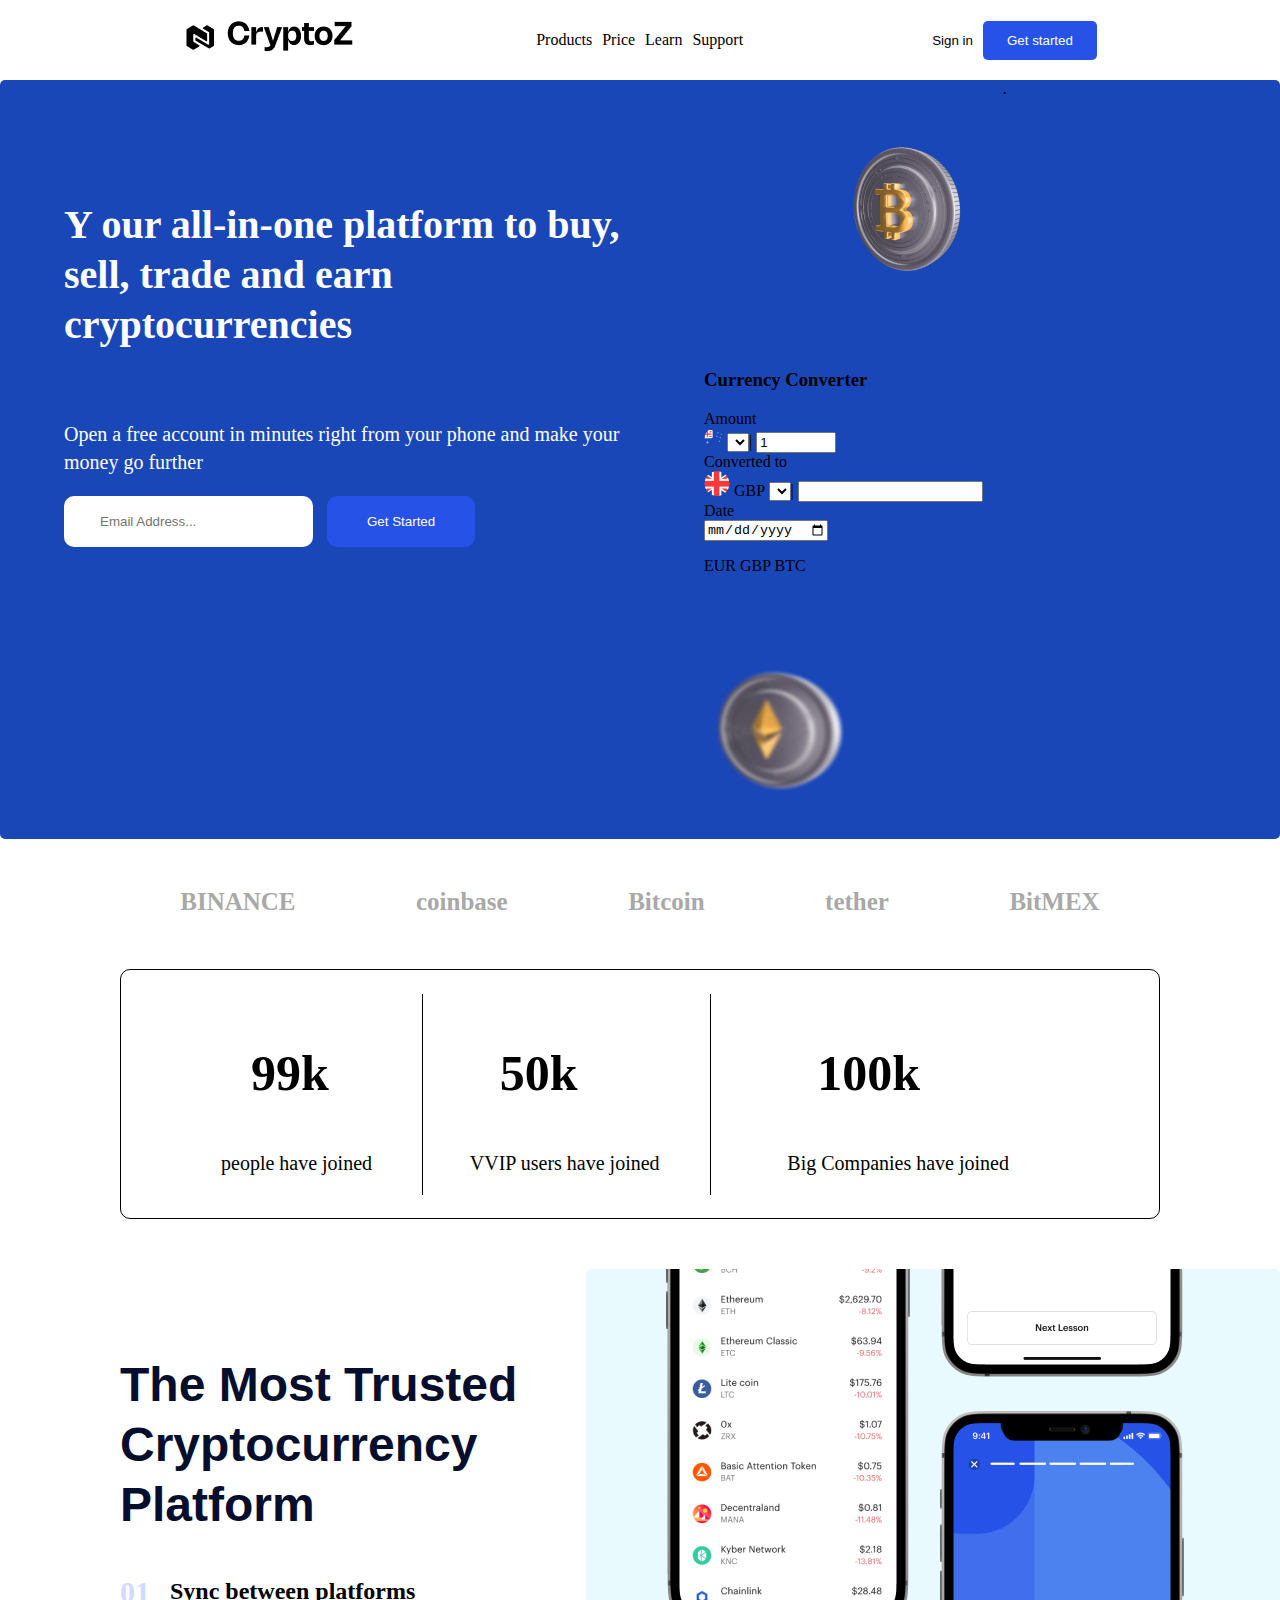
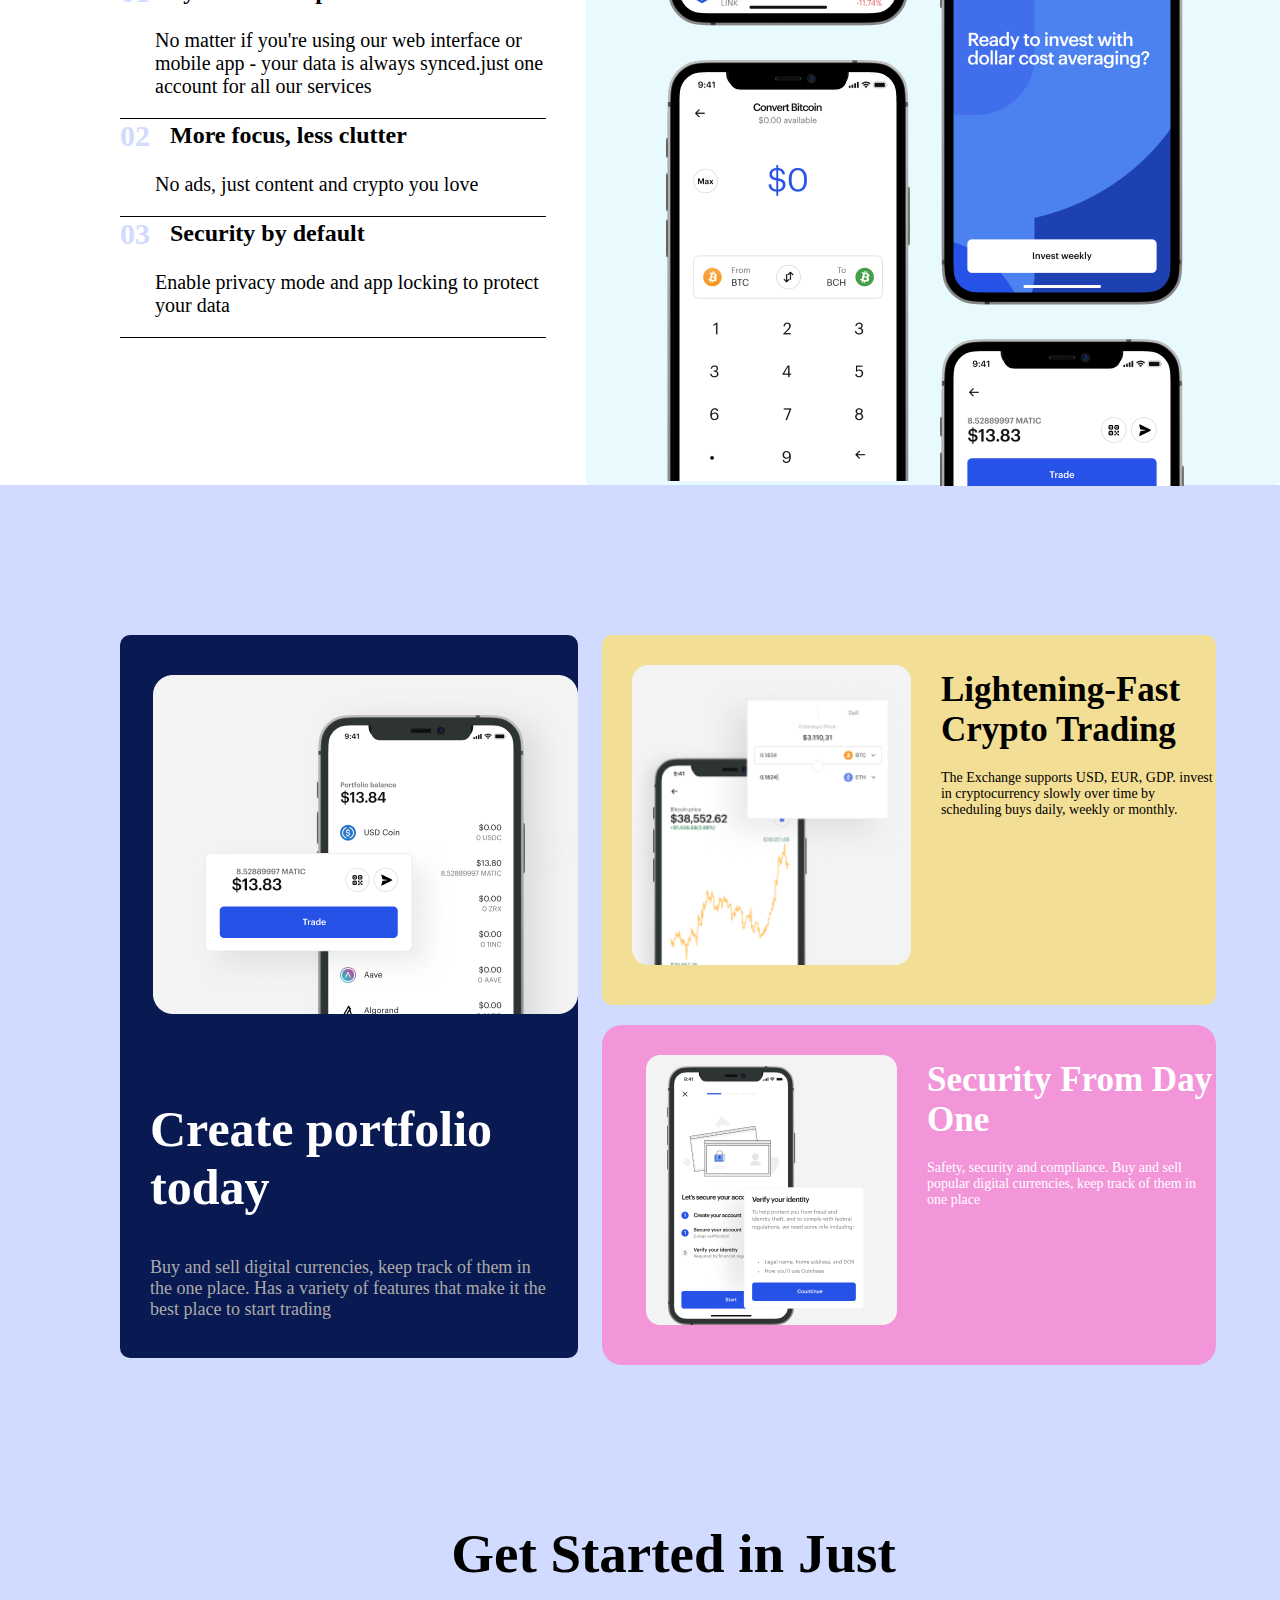
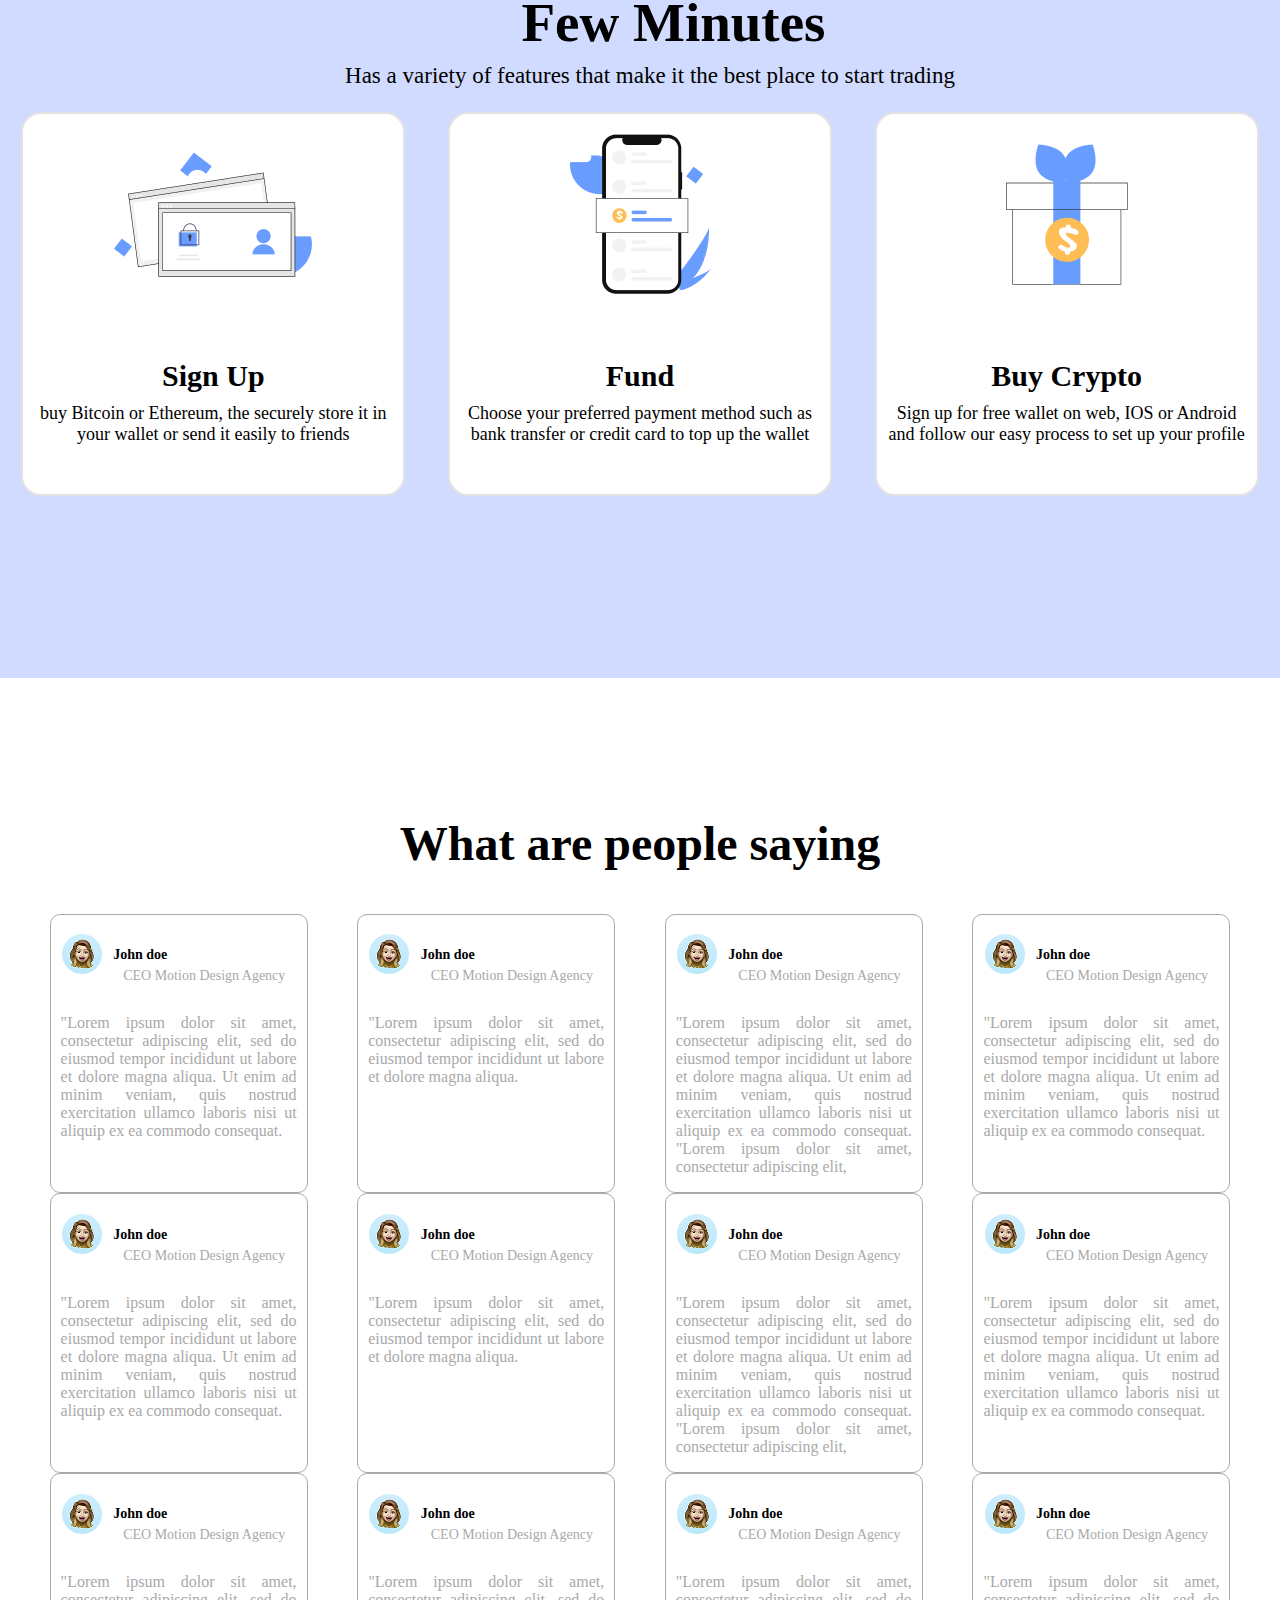
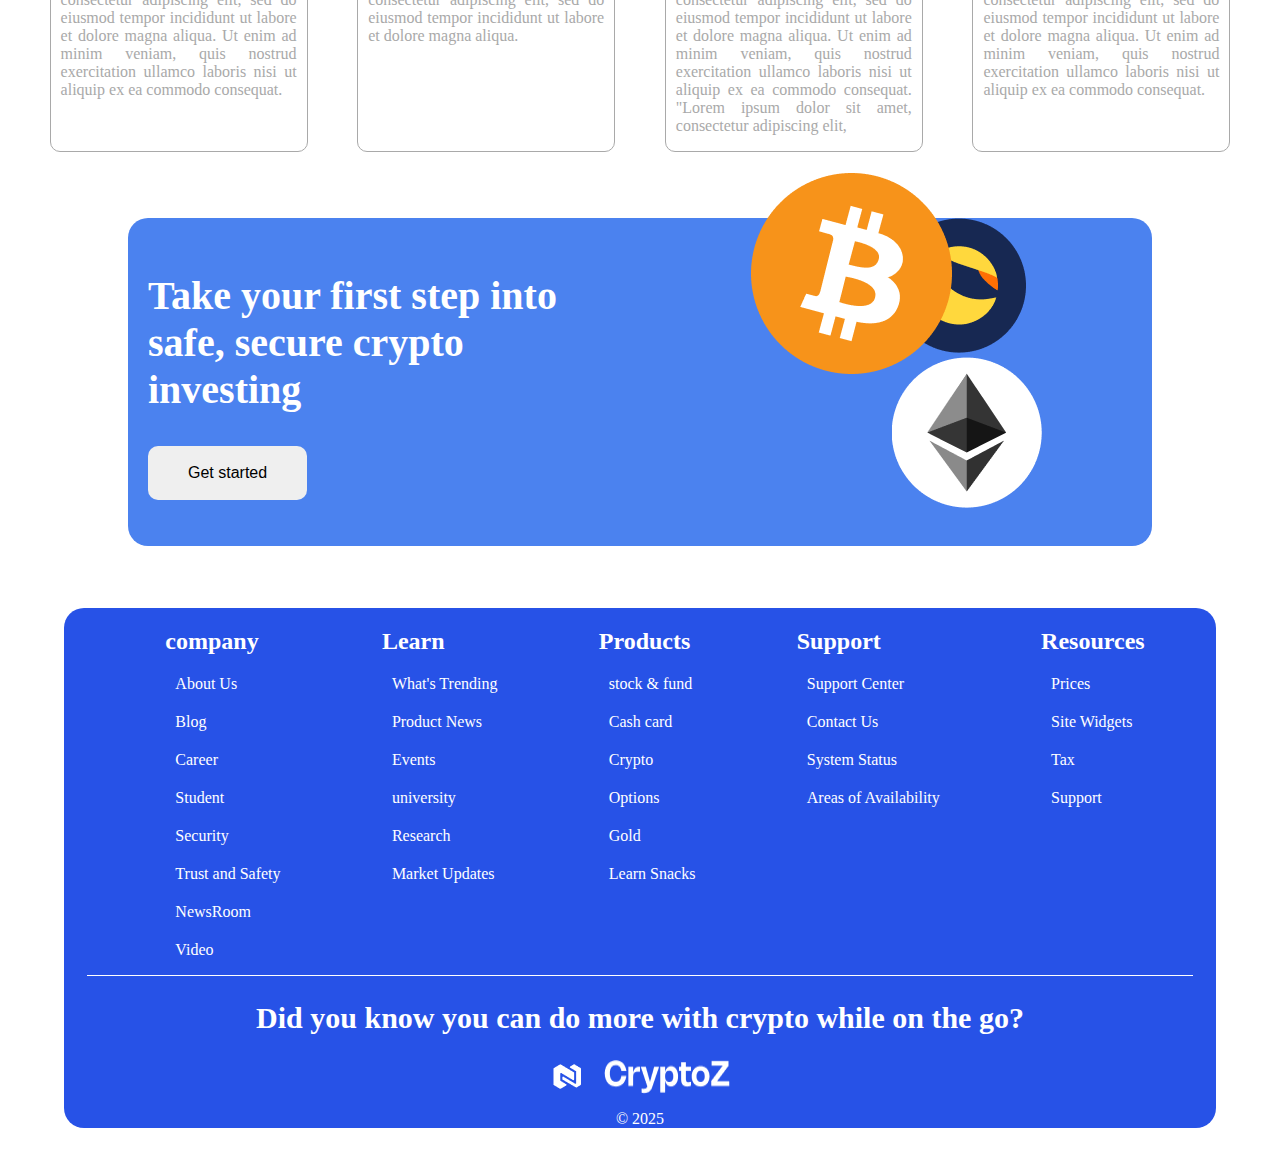
<file: index.html>
<!DOCTYPE html>
<html lang="en">
  <head>
    <meta charset="UTF-8" />
    <meta name="viewport" content="width=device-width, initial-scale=1.0" />
    <title>CryptoZ</title>
    <link rel="stylesheet" href="styles/style.css" />
    
  </head>
  <body>
    <header>
      <div class="logo">
        <div class="logo-image">
          <img src="images/nexo-(nexo).png" alt="nexo" />
        </div>
        <div class="logo-image">
          <img src="images/CryptoZ.png" alt="cryptoZ image" />
        </div>
      </div>
      <nav>
        <li><a href="#products">Products</a></li>
        <li><a href="#price">Price</a></li>
        <li><a href="#learn">Learn</a></li>
        <li><a href="#support">Support</a></li>
      </nav>
      <div class="btn-btn">
        <button class="sign-in">Sign in</button>
        <button class="active">Get started</button>
      </div>
    </header>
    <section id="hero">
      <div class="hero-left">
        <div class="hero-text">
          <h3>
            Y our all-in-one platform to buy, sell, trade and earn
            cryptocurrencies
          </h3>
        </div>
        <div class="hero-description">
          <p>
            Open a free account in minutes right from your phone and make your
            money go further
          </p>
        </div>
        <div class="hero-started">
          <input type="email" placeholder="Email Address..." />
          <button class="active">Get Started</button>
        </div>
      </div>
      <div class="hero-right">
        <div class="hero-cam1">
          <img src="images/Cam1.png" alt="Cam1" />
        </div>
        <div class="converter">
          <h3>Currency Converter</h3>
          <div class="amount">
            <label for="amount">Amount</label><br />
            <div class="input">
              <img src="images/Frame 8769.png" alt="">
               <span id="currencyType"></span>
              <select name="currency" id=""></select>|
              <input type="number" id="numvalue" value="1" min="0.1" max="100" step="0.1">
            </div>
          </div>
          <div class="converted-to">
            <label for="">Converted  to</label><br/>
            <div class="input">
              <img src="images/Frame 8764.png" alt="">
              <span>GBP</span>
              <select name="" id="">
                GBP</select>|
              <input type="text" id="rate">
            </div>
            <div class="date">
              <label for="date">Date</label>
              <div class="input">
                <input type="date" id="date" name="date">
              </div>
            </div>
            <p>EUR GBP BTC</p>

          </div>
        </div>
        <div class="hero-eth">
          <img src="images/Cam1@2x.png" alt="eth" />
        </div>
      </div>
      .
    </section>
    <section id="brand">
      <div class="brand">
        <p>BINANCE</p>
        <p>coinbase</p>
        <p>Bitcoin</p>
        <p>tether</p>
        <p>BitMEX</p>
      </div>
      <div class="benefits">
        <div class="benefit">
          <h3>99k</h3>
          <p>people have joined</p>
        </div>
        <div class="benefit">
          <h3>50k</h3>
          <p>VVIP users have joined</p>
        </div>
        <div class="benefit">
          <h3>100k</h3>
          <p>Big Companies have joined</p>
        </div>
      </div>
      <div class="crypto">
        <div class="crypto-left">
          <h2>The Most Trusted Cryptocurrency Platform</h2>
          <div class="crypto-benefit">
            <div class="crypto-num">
              <span>01</span>
              <h4>Sync between platforms</h4>
            </div>
            <p>
              No matter if you're using our web interface or mobile app - your
              data is always synced.just one account for all our services
            </p>
          </div>
          <div class="crypto-benefit">
            <div class="crypto-num">
              <span>02</span>
              <h4>More focus, less clutter</h4>
            </div>
            <p>No ads, just content and crypto you love</p>
          </div>
          <div class="crypto-benefit">
            <div class="crypto-num">
              <span>03</span>
              <h4>Security by default</h4>
            </div>
            <p>Enable privacy mode and app locking to protect your data</p>
          </div>
        </div>
        <div class="crypto-right">
            <div class="iphone-2">
               <div class="img-1">
                <img src="images/iphone-12--black1.png" alt="">
              </div>
              <div class="img-2">
                   <img src="images/iphone-12--black.png" alt="">
              </div>
            </div>
            <div class="iphone-3">
              <div class="img-3">
                <img src="images/iphone-12--black2.png" alt="">
              </div>
              <div class="img-4">
                <img src="images/iphone-12--black3.png" alt="">
              </div>
              <div class="img-5">
                <img src="images/iphone-12--black4.png" alt="">
              </div>
            </div>
           </div>
      </div>
    </section>
    <section id="frame">
      <div class="flex-frame">
        <div class="item-frame-1">
           <div class="frame">
            <img src="images/Frame 8754.png" alt="">
           </div>
           <div class="portfolio">
            <h2>Create portfolio today</h2>
            <p>Buy and sell digital currencies, keep track of them in the one place. Has a variety of features that make it the best place to start trading</p>
           </div>
        </div>
        <div class="item-frame-2">
          <div class="flex-frame-1">
           <div class="frame-1">
            <img src="images/Frame 8774.png" alt="">
           </div>
           <div class="text-frame-2">
            <h3>Lightening-Fast Crypto Trading</h3>
            <p>The Exchange supports USD, EUR, GDP.
                invest in cryptocurrency slowly over time by
                scheduling buys daily, weekly or monthly.
            </p>
           </div>
           </div>
             <div class="flex-frame-2">
           <div class="frame-2">
            <img src="images/Frame 8757.png" alt="">
           </div>
           <div class="text-frame-2">
            <h3>Security From Day One</h3>
            <p>Safety, security and compliance. Buy and sell popular
              digital currencies, keep track of them in one place
            </p>
           </div>
           </div>
        </div>
      </div>
       <div class="features">
           <div class="started">
            <h3>Get Started in Just Few Minutes</h3>
            <p>Has a variety of features that make it the best place to start trading</p>
           </div>
           <div class="grid-features">
            <div class="feature-item">
              <div class="feature-img">
                 <img src="images/Frame 219.png" alt="">
              </div>
              <div class="text-feature">
                <h4>Sign Up</h4>
                <p>buy Bitcoin or Ethereum, the securely store it 
                  in your wallet or send it easily to friends
                </p>
              </div>
            </div>
            <div class="feature-item">
              <div class="feature-img">
                <img src="images/Frame 220.png" alt="">
              </div>
              <div class="text-feature">
                <h4>Fund</h4>
                <p>Choose your preferred payment method such as bank transfer or credit card
                  to top up the wallet
                </p>
              </div>
            </div>
            <div class="feature-item">
              <div class="feature-img">
                <img src="images/Frame 221.png" alt="">
              </div>
              <div class="text-feature">
                <h4>Buy Crypto</h4>
                <p>Sign up for free wallet on web, IOS or Android and follow our easy process to set up your profile
                </p>
              </div>
            </div>
           </div>
       </div>
    </section>
    <section id="testimonial">
      <div class="testimonial-header">
       <h2>What are people saying</h2>
      </div>
      <div class="testimonial-container">
        <div class="testimonial-row">
          <div class="testimonial-item">
            <div class="ellipse">
              <div class="ellipse-img">
                <img src="images/Ellipse 298 (1).png" alt="">
              </div>
               <div class="ellipse-text">
                <h6>John doe</h6>
                <p>CEO Motion Design Agency</p>
               </div>
              </div>
              <p>"Lorem ipsum dolor sit amet, consectetur adipiscing elit,
                 sed do eiusmod tempor incididunt ut labore et dolore magna
                  aliqua. Ut enim ad minim veniam, quis nostrud exercitation
                   ullamco laboris nisi ut aliquip ex ea commodo consequat.
               </p>
          </div>
           <div class="testimonial-item">
            <div class="ellipse">
              <div class="ellipse-img">
                <img src="images/Ellipse 298 (1).png" alt="">
              </div>
               <div class="ellipse-text">
                <h6>John doe</h6>
                <p>CEO Motion Design Agency</p>
               </div>
              </div>
              <p>"Lorem ipsum dolor sit amet, consectetur adipiscing elit,
                 sed do eiusmod tempor incididunt ut labore et dolore magna
                  aliqua. 
               </p>
          </div>
           <div class="testimonial-item">
            <div class="ellipse">
              <div class="ellipse-img">
                <img src="images/Ellipse 298 (1).png" alt="">
              </div>
               <div class="ellipse-text">
                <h6>John doe</h6>
                <p>CEO Motion Design Agency</p>
               </div>
              </div>
              <p>
                "Lorem ipsum dolor sit amet, consectetur adipiscing elit,
                 sed do eiusmod tempor incididunt ut labore et dolore magna
                  aliqua. Ut enim ad minim veniam, quis nostrud exercitation 
                  ullamco laboris nisi ut aliquip ex ea commodo consequat.
                  "Lorem ipsum dolor sit amet, consectetur adipiscing elit, 
               </p>
          </div>
           <div class="testimonial-item">
            <div class="ellipse">
              <div class="ellipse-img">
                <img src="images/Ellipse 298 (1).png" alt="">
              </div>
               <div class="ellipse-text">
                <h6>John doe</h6>
                <p>CEO Motion Design Agency</p>
               </div>
              </div>
              <p>"Lorem ipsum dolor sit amet, consectetur adipiscing elit,
                 sed do eiusmod tempor incididunt ut labore et dolore magna
                  aliqua. Ut enim ad minim veniam, quis nostrud exercitation
                   ullamco laboris nisi ut aliquip ex ea commodo consequat.
               </p>
          </div>
        </div>
        <div class="testimonial-row">
          <div class="testimonial-item">
            <div class="ellipse">
              <div class="ellipse-img">
                <img src="images/Ellipse 298 (1).png" alt="">
              </div>
               <div class="ellipse-text">
                <h6>John doe</h6>
                <p>CEO Motion Design Agency</p>
               </div>
              </div>
              <p>"Lorem ipsum dolor sit amet, consectetur adipiscing elit,
                 sed do eiusmod tempor incididunt ut labore et dolore magna
                  aliqua. Ut enim ad minim veniam, quis nostrud exercitation
                   ullamco laboris nisi ut aliquip ex ea commodo consequat.
               </p>
          </div>
           <div class="testimonial-item">
            <div class="ellipse">
              <div class="ellipse-img">
                <img src="images/Ellipse 298 (1).png" alt="">
              </div>
               <div class="ellipse-text">
                <h6>John doe</h6>
                <p>CEO Motion Design Agency</p>
               </div>
              </div>
              <p>"Lorem ipsum dolor sit amet, consectetur adipiscing elit,
                 sed do eiusmod tempor incididunt ut labore et dolore magna
                  aliqua. 
               </p>
          </div>
           <div class="testimonial-item">
            <div class="ellipse">
              <div class="ellipse-img">
                <img src="images/Ellipse 298 (1).png" alt="">
              </div>
               <div class="ellipse-text">
                <h6>John doe</h6>
                <p>CEO Motion Design Agency</p>
               </div>
              </div>
              <p>
                "Lorem ipsum dolor sit amet, consectetur adipiscing elit,
                 sed do eiusmod tempor incididunt ut labore et dolore magna
                  aliqua. Ut enim ad minim veniam, quis nostrud exercitation 
                  ullamco laboris nisi ut aliquip ex ea commodo consequat.
                  "Lorem ipsum dolor sit amet, consectetur adipiscing elit, 
               </p>
          </div>
           <div class="testimonial-item">
            <div class="ellipse">
              <div class="ellipse-img">
                <img src="images/Ellipse 298 (1).png" alt="">
              </div>
               <div class="ellipse-text">
                <h6>John doe</h6>
                <p>CEO Motion Design Agency</p>
               </div>
              </div>
              <p>"Lorem ipsum dolor sit amet, consectetur adipiscing elit,
                  sed do eiusmod tempor incididunt ut labore et dolore magna
                  aliqua. Ut enim ad minim veniam, quis nostrud exercitation
                  ullamco laboris nisi ut aliquip ex ea commodo consequat.
               </p>
          </div>
        </div>
        <div class="testimonial-row">
          <div class="testimonial-item">
            <div class="ellipse">
              <div class="ellipse-img">
                <img src="images/Ellipse 298 (1).png" alt="">
              </div>
               <div class="ellipse-text">
                <h6>John doe</h6>
                <p>CEO Motion Design Agency</p>
               </div>
              </div>
              <p>"Lorem ipsum dolor sit amet, consectetur adipiscing elit,
                 sed do eiusmod tempor incididunt ut labore et dolore magna
                  aliqua. Ut enim ad minim veniam, quis nostrud exercitation
                   ullamco laboris nisi ut aliquip ex ea commodo consequat.
               </p>
          </div>
           <div class="testimonial-item">
            <div class="ellipse">
              <div class="ellipse-img">
                <img src="images/Ellipse 298 (1).png" alt="">
              </div>
               <div class="ellipse-text">
                <h6>John doe</h6>
                <p>CEO Motion Design Agency</p>
               </div>
              </div>
              <p>"Lorem ipsum dolor sit amet, consectetur adipiscing elit,
                 sed do eiusmod tempor incididunt ut labore et dolore magna
                  aliqua. 
               </p>
          </div>
           <div class="testimonial-item">
            <div class="ellipse">
              <div class="ellipse-img">
                <img src="images/Ellipse 298 (1).png" alt="">
              </div>
               <div class="ellipse-text">
                <h6>John doe</h6>
                <p>CEO Motion Design Agency</p>
               </div>
              </div>
              <p>
                "Lorem ipsum dolor sit amet, consectetur adipiscing elit,
                 sed do eiusmod tempor incididunt ut labore et dolore magna
                  aliqua. Ut enim ad minim veniam, quis nostrud exercitation 
                  ullamco laboris nisi ut aliquip ex ea commodo consequat.
                  "Lorem ipsum dolor sit amet, consectetur adipiscing elit, 
               </p>
          </div>
           <div class="testimonial-item">
            <div class="ellipse">
              <div class="ellipse-img">
                <img src="images/Ellipse 298 (1).png" alt="">
              </div>
               <div class="ellipse-text">
                <h6>John doe</h6>
                <p>CEO Motion Design Agency</p>
               </div>
              </div>
              <p>"Lorem ipsum dolor sit amet, consectetur adipiscing elit,
                 sed do eiusmod tempor incididunt ut labore et dolore magna
                  aliqua. Ut enim ad minim veniam, quis nostrud exercitation
                   ullamco laboris nisi ut aliquip ex ea commodo consequat.
               </p>
          </div>
        </div>
      </div>
      
    </section>

    <section id="call-to-action">
      <div class="cta">
        <div class="cta-left">
          <h2>Take your first step into safe, secure crypto investing</h2>
          <div class="btn-btn">
            <button>Get started</button>
          </div>
        </div>
        <div class="cta-right">
          <div class="btc-img">
            <img src="images/btc.png" alt="">
          </div>
          <div class="luna">
            <img src="images/luna.png" alt="">
            <img src="images/eth.png" alt="">
          </div>
         
        </div>
      </div>
    </section>
    <footer>
      <div class="footer-top">
         <div class="footer-item">
          <h2>company</h2>
          <ul>
            <li><a href="#about us">About Us</a></li>
            <li><a href="#blog">Blog</a></li>
            <li><a href="#career">Career</a></li>
            <li><a href="#student">Student</a></li>
            <li><a href="#security">Security</a></li>
            <li><a href="#trust and safety">Trust and Safety</a></li>
            <li><a href="#newsroom">NewsRoom</a></li>
            <li><a href="#video">Video</a></li>
          </ul>
         </div>
         <div class="footer-item">
          <h2>Learn</h2>
          <ul>
            <li><a href="#what's trending">What's Trending</a></li>
            <li><a href="#product new">Product News</a></li>
            <li><a href="#events">Events</a></li>
            <li><a href="#university">university</a></li>
            <li><a href="#research">Research</a></li>
            <li><a href="#market updates">Market Updates</a></li>
          </ul>
         </div>
         <div class="footer-item">
          <h2>Products</h2>
          <ul>
            <li><a href="#stock & fund">stock & fund</a></li>
            <li><a href="#cash card">Cash card</a></li>
            <li><a href="#crypto">Crypto</a></li>
            <li><a href="#options">Options</a></li>
            <li><a href="#gold">Gold</a></li>
            <li><a href="#learn snack">Learn Snacks</a></li>
          </ul>
         </div>
         <div class="footer-item">
          <h2>Support</h2>
          <ul>
            <li><a href="#support center">Support Center</a></li>
            <li><a href="#contact us">Contact Us</a></li>
            <li><a href="#system status">System Status</a></li>
            <li><a href="#areas of availability">Areas of Availability</a></li>
          </ul>
         </div>
         <div class="footer-item">
          <h2>Resources</h2>
          <ul>
            <li><a href="#prices">Prices</a></li>
            <li><a href="#site widgets">Site Widgets</a></li>
            <li><a href="#tax">Tax</a></li>
            <li><a href="#support">Support</a></li>
          </ul>
         </div>
      </div>
      <div class="footer-bottom">
        <h2>Did you know you can do more with crypto while on the go?</h2>
        <div class="logo-crypto">
          <img src="images/nexo-(nexo).png" alt="">
          <img src="images/CryptoZ.png" alt="">
        </div>
        <p>&copy; 2025</p>

      </div>
    </footer>
<script>
   const access_Key = "bbf5194994515eb46bb061bbd1ef483f"

   const apiUrl = "http://data.fixer.io/api/latest";

 
  
const fetchData = async () => {

  try {
    const response = await fetch(
      `${apiUrl}?access_key=${access_Key}`
    );
    const data = await response.json();
    
    const myInput = document.getElementById("numvalue")
    myInput.addEventListener('input', function() {
   document.getElementById("rate").value = data.rates.GBP * Number(myInput.value)
    })   
    document.getElementById("date").value = data.date;
    document.getElementById("currencyType").innerHTML = data.base
    console.log(inputValue)
    console.log(data.date);
    console.log(data.rates.AUD)
     
    
  } catch (error) {
    console.error(error);
  }
};

  fetchData();
  
</script>
   
  </body>
</html>
</file>
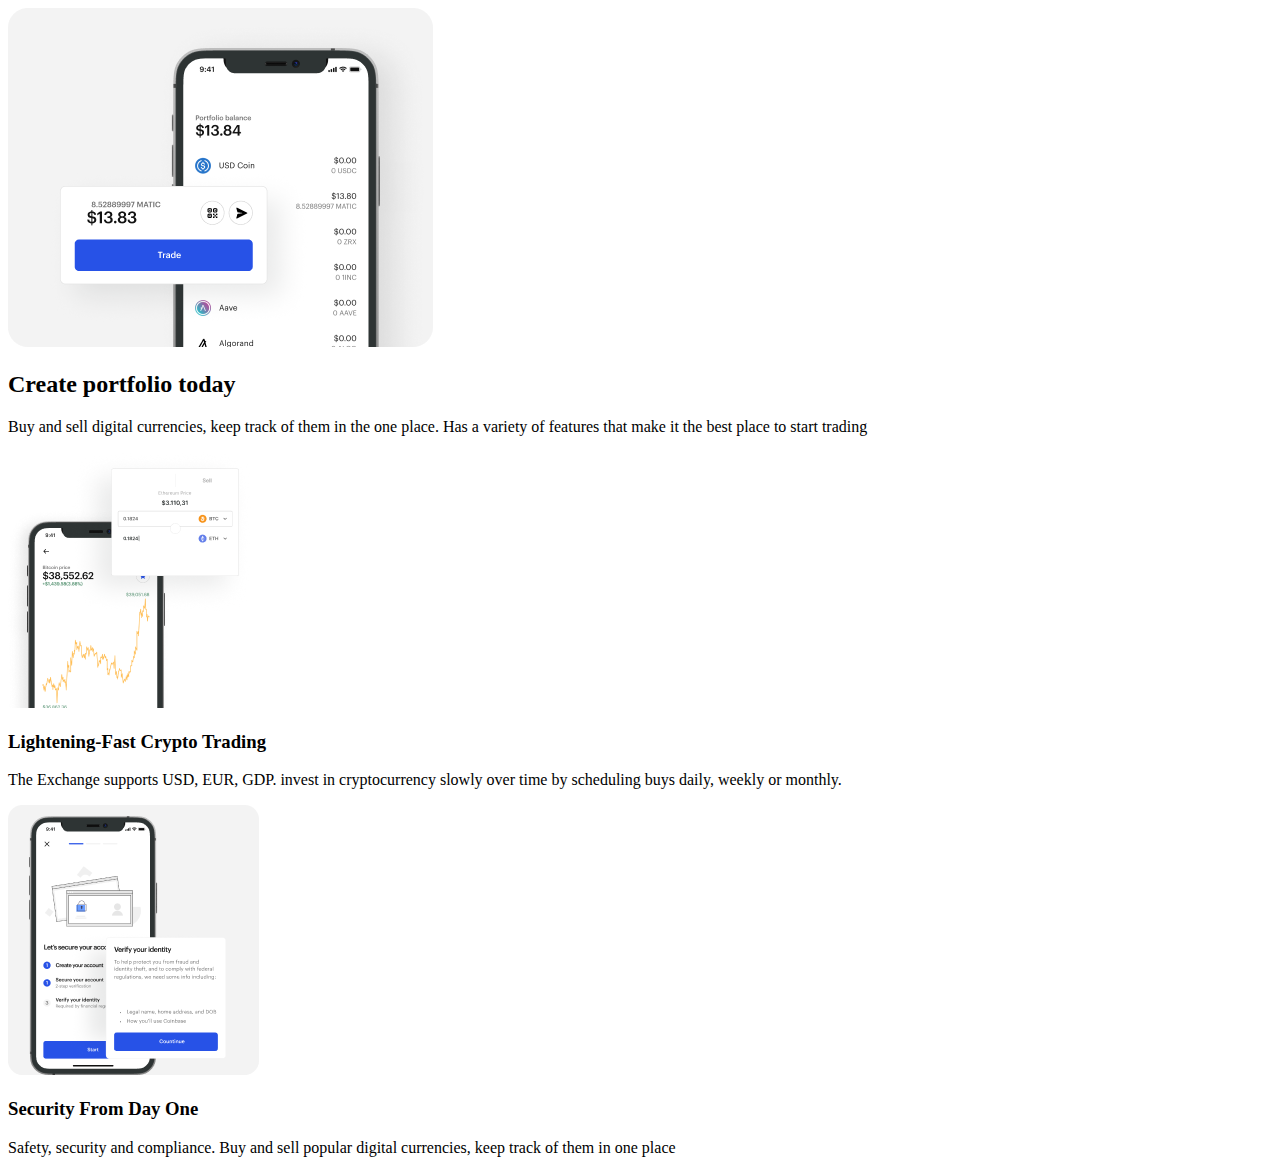
<file: section.html>
<!DOCTYPE html>
<html lang="en">
<head>
    <meta charset="UTF-8">
    <meta name="viewport" content="width=device-width, initial-scale=1.0">
    <title>Document</title>
</head>
<body>
    <section id="frame">
      <div class="flex-frame">
        <div class="item-frame-1">
           <div class="frame">
            <img src="images/Frame 8754.png" alt="">
           </div>
           <div class="portfolio">
            <h2>Create portfolio today</h2>
            <p>Buy and sell digital currencies, keep track of them in the one place. Has a variety of features that make it the best place to start trading</p>
           </div>
        </div>
        <div class="item-frame-2">
          <div class="flex-frame-1">
           <div class="frame-1">
            <img src="images/Group 8748.png" alt="">
           </div>
           <div class="text-frame-2">
            <h3>Lightening-Fast Crypto Trading</h3>
            <p>The Exchange supports USD, EUR, GDP.
                invest in cryptocurrency slowly over time by
                scheduling buys daily, weekly or monthly.
            </p>
           </div>
           </div>
             <div class="flex-frame-2">
           <div class="frame-2">
            <img src="images/Frame 8757.png" alt="">
           </div>
           <div class="text-frame-3">
            <h3>Security From Day One</h3>
            <p>Safety, security and compliance. Buy and sell popular
              digital currencies, keep track of them in one place
            </p>
           </div>
           </div>
        </div>
      </div>
    </section>
</body>
</html>
</file>
<file: styles/style.css>
body {
  margin: 0;
  padding: 0;
}

header {
  width: 100%;
  display: flex;
  justify-content: space-evenly;
  align-items: center;
  height: 40px;
  padding: 20px 0;
  border: 1px thin black;
}

.logo {
  display: flex;
  gap: 10px;
}

.logo .logo-image img {
  filter: brightness(0) invert(0);
}

nav {
  display: flex;
  gap: 10px;
}

nav li {
  list-style: none;
}

nav li a {
  text-decoration: none;
  color: #000000;
}

.btn-btn .sign-in {
  border: none;
  outline: none;
  cursor: pointer;
  background-color: #ffffff;
}

.btn-btn .active {
  background-color: #2752E7;
  color: #ffffff;
  border: none;
  padding: 12px 24px;
  border-radius: 5px;
}

#hero {
  height: 759px;
  display: flex;
  gap: 20px;
  padding-inline: 5%;
  background-color: #1A47B8;
  border-radius: 5px;
}

.hero-left {
  width: 620px;
}

.hero-left .hero-text h3 {
  width: 618px;
  color: #ffffff;
  padding-top: 80px;
  font-size: 40px;
  font-weight: 700px;
  line-height: 1.25;
  font-style: bold;
  font-family: "yukita Sans";
}

.hero-left .hero-description p {
  width: 604px;
  height: 56px;
  padding-top: 30px;
  font-weight: 400;
  font-size: 20px;
  line-height: 1.4;
  font-style: normal;
  color: #ffffff;
}

.hero-started input {
  border: none;
  outline: none;
  padding: 18px 36px !important;
  border-radius: 10px;
}

.hero-started .active {
  padding: 18px 40px;
  border-radius: 10px;
  margin-left: 10px;
  background-color: #2752E7;
  color: #ffffff;
  border: none;
}

.hero-right {
  margin-top: 20px;
  display: flex;
  flex-direction: column;
  justify-content: space-around;
}

.hero-right .hero-cam1 {
  display: flex;
  justify-content: flex-end;
}

.hero-right .hero-cam1 img {
  margin-left: 100px;
}

.hero-right .hero-eth {
  display: flex;
  justify-content: flex-start;
}

.hero-right .hero-eth img {
  margin-right: 100px;
  height: 150px;
  width: 150px;
}

.brand {
  height: 82px;
  padding: 24px 120px;
  display: flex;
  justify-content: space-around;
  color: #a9a9a9;
  background-color: #ffffff;
  font-weight: 700;
  font-size: 25px;
}

.benefits {
  height: 184px;
  margin: 0 120px;
  padding: 32px 100px;
  border: 1px solid black;
  border-radius: 10px;
  display: flex;
  justify-content: space-between;
  align-items: center;
}

.benefit h3 {
  font-size: 50px;
  font-weight: 900;
  padding-left: 30px;
}

.benefit {
  border-right: 1px solid black;
}

.benefits .benefit:last-child {
  border-right: none;
  padding-left: 30px;
}

.benefit p {
  font-size: 20px;
  font-weight: 300;
  padding-right: 50px;
}

.crypto {
  display: flex;
  height: 866px;
}

.crypto-left {
  width: 488px;
  height: 614px;
  padding-left: 120px;
  padding-top: 96px;
}

.crypto-left h2 {
  font-size: 48px;
  font-weight: 700;
  line-height: 1.25;
  letter-spacing: 0px;
  font-family: sans-serif;
  color: #050e2c;
}

.crypto-benefit {
  width: 426px;
  border-bottom: 1px solid black;
}

.crypto-benefit .crypto-num {
  display: flex;
  align-items: center;
  gap: 20px;
}

.crypto-benefit .crypto-num span {
  font-size: 30px;
  color: #d0dbff;
  font-weight: 700;
}

.crypto-benefit .crypto-num h4 {
  font-size: 24px;
  font-weight: 600;
  margin: 0;
}

.crypto-benefit p {
  font-size: 20px;
  padding-left: 35px;
  font-weight: 200;
  padding-top: -10px;
}

.crypto-right {
  display: flex;
  gap: 30px;
  width: 775px;
  margin-top: 50px;
  border-radius: 5px;
  height: 816px;
  background-color: #E8FAFE;
  margin-left: 40px;
  padding-left: 80px;
}

.iphone-2, .iphone-3 {
  display: flex;
  flex-direction: column;
  gap: 30px;
}

#frame {
  height: 1793px;
  width: 100%;
  background-color: #d0dbff;
}

.flex-frame {
  padding-top: 150px;
  display: flex;
  gap: 24px;
  margin-right: 5%;
}

.item-frame-1 {
  width: 491px;
  height: 693px;
  background-color: #091951;
  border-radius: 10px;
  margin-left: 120px;
  padding-bottom: 30px;
}

.frame {
  padding-left: 33px;
  padding-top: 40px;
}

.portfolio {
  padding: 40px 30px;
}

.portfolio h2 {
  color: #ffffff;
  font-size: 50px;
}

.portfolio p {
  color: #ababab;
  font-size: 18px;
}

.item-frame-2 {
  display: flex;
  flex-direction: column;
  gap: 20px;
}

.flex-frame-1 {
  height: 370px;
  background-color: #F3DE95;
  border-radius: 10px;
  display: flex;
}

.frame-1, .frame-2 {
  padding: 30px;
}

.frame-1 img, frame-2 img {
  height: 300px;
}

.text-frame-2 h3, text-frame-3 h3 {
  font-size: 35px;
  font-weight: 900;
  margin-bottom: 0;
  padding-bottom: 20px;
}

.text-frame-2 p {
  margin-top: 0;
  font-size: 14px;
}

.flex-frame-2 {
  background-color: #f395d9;
  height: 340px;
  padding-left: 14px;
  border-radius: 20px;
  display: flex;
  color: #ffffff;
}

.features {
  padding-top: 100px;
}

.started {
  text-align: center;
}

.started h3 {
  font-size: 55px;
  height: 120px;
  width: 515px;
  padding-left: 416px;
  font-weight: 700;
  line-height: 125%;
  margin-bottom: 0;
}

.started p {
  font-size: 23px;
  padding-left: 20px;
}

.grid-features {
  display: grid;
  grid-template-columns: repeat(3, 30%);
  justify-content: space-around;
}

.feature-item {
  height: 380px;
  background-color: #ffffff;
  border-radius: 20px;
  border: 2px solid #e3e3e3;
  text-align: center;
}

.text-feature h4 {
  font-size: 30px;
  font-weight: 900;
  margin-bottom: 0;
}

.text-feature p {
  font-size: 18px;
  padding-inline: 10px;
  margin-top: 0;
  padding-top: 10px;
}

.testimonial-header h2 {
  text-align: center;
  font-size: 48px;
  line-height: 1.25;
  font-weight: 700;
  font-family: "yukita Sans";
  padding-top: 96px;
}

.testimonial-container {
  display: flex;
  flex-direction: column;
  justify-content: space-between;
}

.testimonial-row {
  display: flex;
  justify-content: space-evenly;
}

.testimonial-item {
  width: 20%;
  border: 1px solid #a9a9a9;
  border-radius: 10px;
}

.ellipse {
  display: flex;
  justify-content: space-evenly;
  align-items: center;
}

.ellipse-text h6 {
  font-weight: 800;
  font-size: 14px;
  margin-bottom: 0;
}

.ellipse-text p {
  margin-top: 0;
  padding-top: 5px;
  color: #a9a9a9;
  font-size: 14px;
}

.testimonial-item p {
  text-align: justify;
  padding-inline: 10px;
  color: #a9a9a9;
}

#call-to-action {
  height: 360px;
}

.cta {
  position: relative;
  margin-top: 66px;
  margin-inline: 10%;
  border-radius: 20px;
  height: 328px;
  display: flex;
  justify-content: space-around;
  background-color: #4b82ef;
}

.cta-left h2 {
  width: 60%;
  font-size: 40px;
  font-weight: 900;
  color: #ffffff;
  padding-top: 20px;
  padding-left: 20px;
}

.cta-left .btn-btn button {
  padding: 18px 40px;
  margin-left: 20px;
  border-radius: 10px;
  border: none;
  outline: none;
  font-size: 16px;
  font-weight: 500;
}

.cta-right {
  margin-right: 20px;
}

.cta-right .btc-img {
  position: absolute;
  right: 200px;
  top: -45px;
}

footer {
  margin: 30px 5%;
  background-color: #2752E7;
  border-radius: 20px;
  color: #ffffff;
}

.footer-top {
  display: flex;
  justify-content: space-evenly;
}

.footer-item h2 {
  padding-left: 30px;
}

.footer-item ul {
  display: flex;
  flex-direction: column;
  gap: 20px;
}

.footer-item ul li {
  list-style: none;
}

.footer-item ul li a {
  text-decoration: none;
  color: #ffffff;
}

.footer-bottom {
  border-top: 1px solid #ffffff;
  margin-inline: 2%;
}

.footer-bottom h2 {
  text-align: center;
  font-size: 30px;
}

.footer-bottom .logo-crypto {
  display: flex;
  justify-content: center;
  gap: 20px;
}

.footer-bottom p {
  text-align: center;
}/*# sourceMappingURL=style.css.map */
</file>
